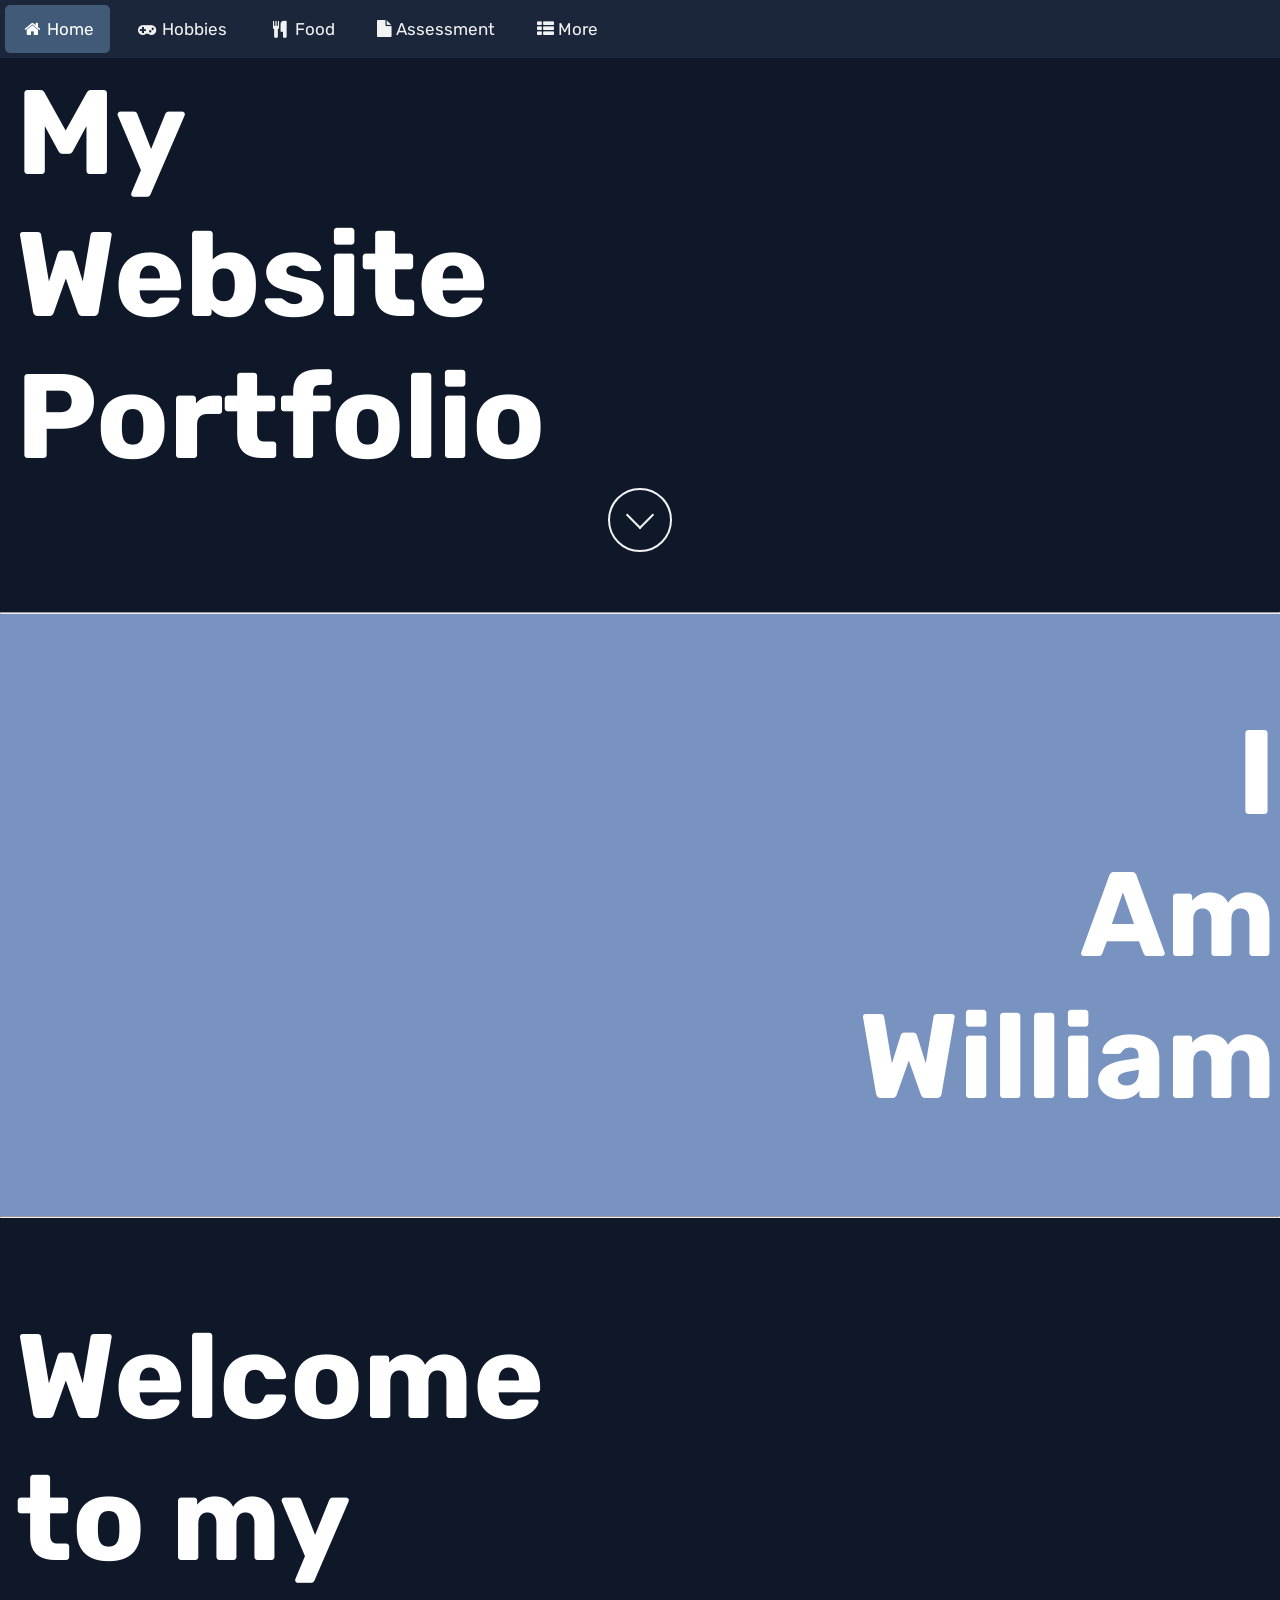
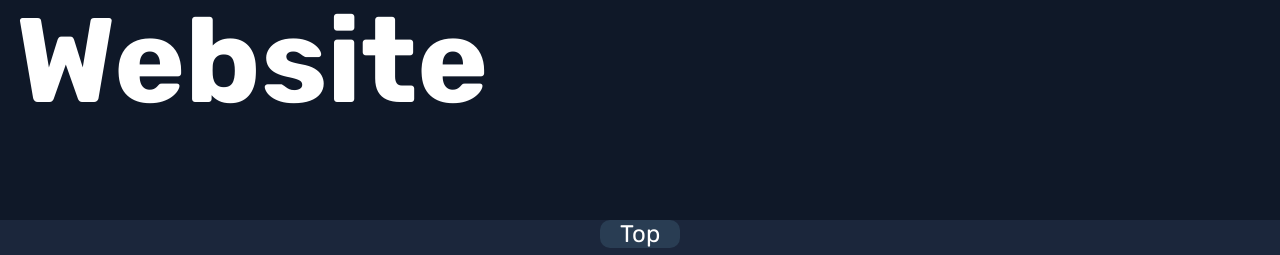
<file: index.html>
<!DOCTYPE html>
<html lang="en">
<meta name="viewport" content="width=device-width, initial-scale=1">
<link rel="icon" href="images/icon.ico" type="image/x-icon">
<link rel="stylesheet" href="https://cdnjs.cloudflare.com/ajax/libs/font-awesome/4.7.0/css/font-awesome.min.css">
<link rel="icon" href="images/icon.ico" type="image/x-icon">
<head>
    <meta charset="UTF-8">
    <meta name="viewport" content="width=device-width, initial-scale=1.0">
    <title>William's Website Portfolio</title>

    <link rel="stylesheet" href="style.css">

    <link rel="preconnect" href="https://fonts.googleapis.com">
    <link rel="preconnect" href="https://fonts.gstatic.com" crossorigin>
    <link href="https://fonts.googleapis.com/css2?family=Rubik:ital,wght@0,300..900;1,300..900&display=swap"
        rel="stylesheet">

</head>
<body>

    <div class="topnav" id="uppage">
        <a class="active" href="index.html"><i class="fa fa-fw fa-home"></i> Home</a>
        <a href="hobbies.html"><i class="fa fa-fw fa-gamepad"></i> Hobbies</a>
        <a href="food.html"><i class="fa fa-fw fa-cutlery"></i> Food</a>
        <a href="assessment.html"><i class="fa fa-file"></i> Assessment</a>
        <a href="more.html"><i class="fa fa-th-list"></i> More</a>
    </div>

    <div class="titlediv">
    <h1 class="Title">My       </h1>
    <h1 class="Title">Website  </h1>
    <h1 class="Title">Portfolio</h1>
    <div class="container">
        <div class="field">
            <div class="scroll" onclick="scrollDown()">
            </div>
        </div>
    </div>
    <br>
    <br>
    </div>
    <hr>
    <div id="down" class="titlediv2">
        <br>
        <br>
        <br>
        <h1 class="Title2">      I</h1>
        <h1 class="Title2">     Am</h1>
        <h1 class="Title2">William</h1>
        <br>
        <br>
        <br>
        </div>
    <Hr>
    <div class="titlediv3">
        <br>
        <br>
        <br>
        <h1 class="Title3">Welcome </h1>
        <h1 class="Title3">to my</h1>
        <h1 class="Title3">Website</h1>
        <br>
        <br>
        <br>
        </div>
    
    <div class="bottomnav">
            <p class="uppagebutton" onclick="scrollUp()">Top</p>
    </div>

    <script>
        function scrollDown() {
            document.getElementById('down').scrollIntoView({ behavior: 'smooth' });
        }
    </script>

    <script>
        function scrollUp() {
            document.getElementById('uppage').scrollIntoView({ behavior: 'smooth' });
        }
    </script>


</body>
</html>
</file>
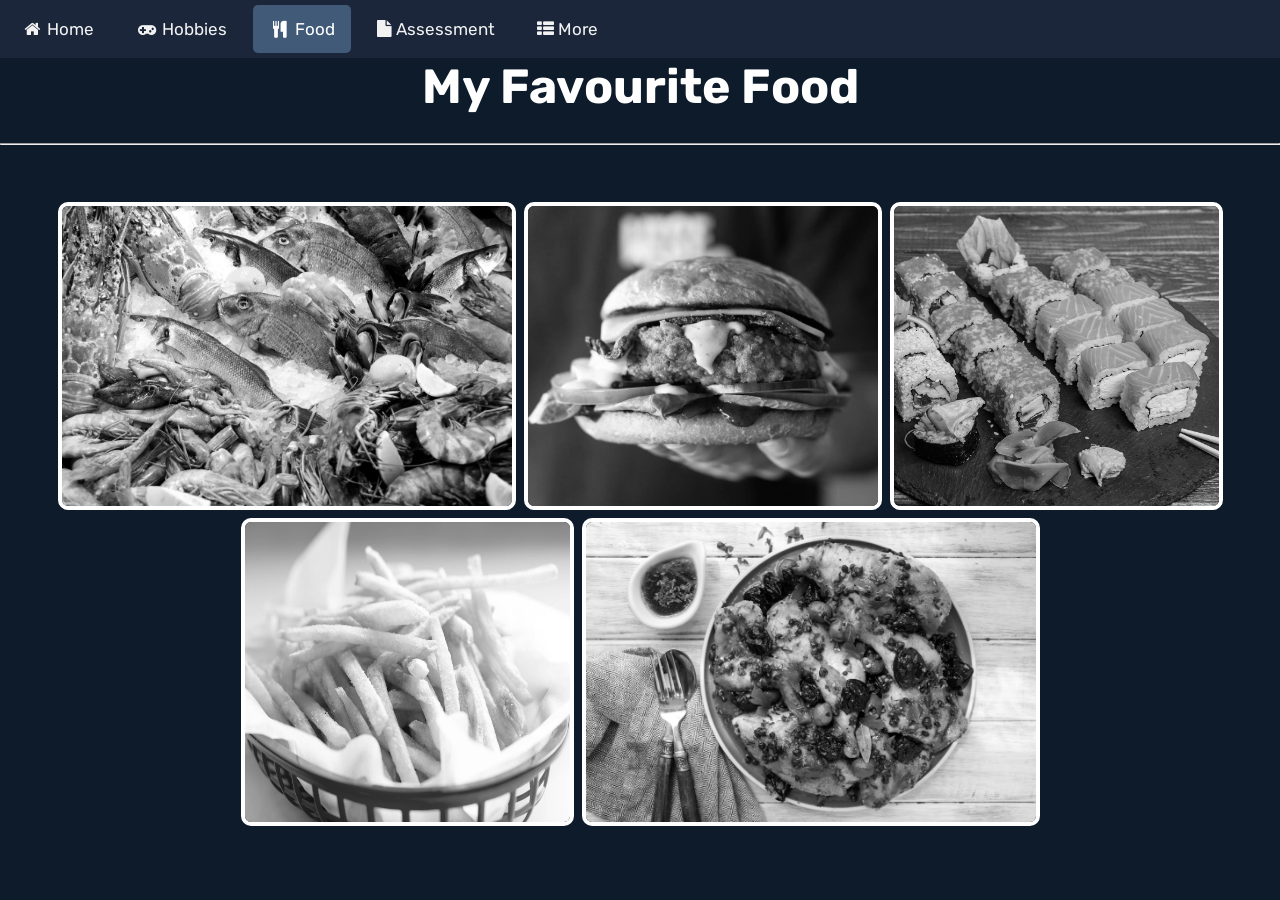
<file: food.html>
<!DOCTYPE html>
<html lang="en">
<meta name="viewport" content="width=device-width, initial-scale=1">
<link rel="icon" href="images/icon.ico" type="image/x-icon">
<link rel="stylesheet" href="https://cdnjs.cloudflare.com/ajax/libs/font-awesome/4.7.0/css/font-awesome.min.css">
<head>
    <meta charset="UTF-8">
    <meta name="viewport" content="width=device-width, initial-scale=1.0">
    <title>Food</title>

    <link rel="stylesheet" href="style.css">

    <link rel="preconnect" href="https://fonts.googleapis.com">
    <link rel="preconnect" href="https://fonts.gstatic.com" crossorigin>
    <link href="https://fonts.googleapis.com/css2?family=Rubik:ital,wght@0,300..900;1,300..900&display=swap"
        rel="stylesheet">

</head>
<body>

    <div class="topnav">
        <a href="index.html"><i class="fa fa-fw fa-home"></i> Home</a>
        <a href="hobbies.html"><i class="fa fa-fw fa-gamepad"></i> Hobbies</a>
        <a class="active" href="food.html"><i class="fa fa-fw fa-cutlery"></i> Food</a>
        <a href="assessment.html"><i class="fa fa-file"></i> Assessment</a>
        <a href="more.html"><i class="fa fa-th-list"></i> More</a>
    </div>

    <h1>My Favourite Food</h1>
    <br>
    <hr>
    <br>
    <br>
    <img src="images/seafood.png">
    <img src="images/burger.png" id="burgerpng">
    <img src="images/sushi.jpg" id="sushipng">
    <br>
    <img src="images/fries.jpg" id="friespng">
    <img src="images/chickenmarbella.jpg">


</body>
</html>
</file>
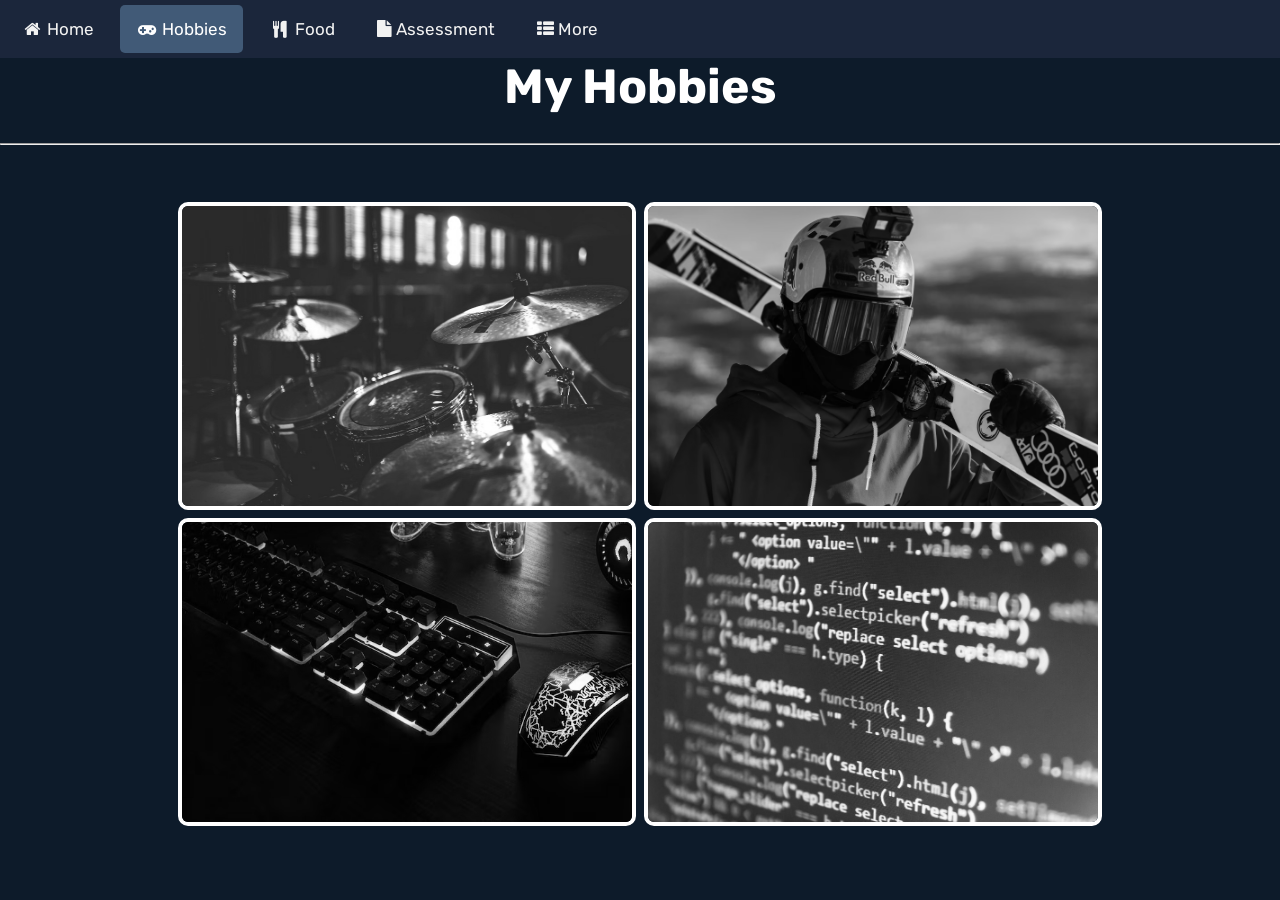
<file: hobbies.html>
<!DOCTYPE html>
<html lang="en">
<meta name="viewport" content="width=device-width, initial-scale=1">
<link rel="icon" href="images/icon.ico" type="image/x-icon">
<link rel="stylesheet" href="https://cdnjs.cloudflare.com/ajax/libs/font-awesome/4.7.0/css/font-awesome.min.css">

<head>
    <meta charset="UTF-8">
    <meta name="viewport" content="width=device-width, initial-scale=1.0">
    <title>Hobbies</title>

    <link rel="stylesheet" href="style.css">

    <link rel="preconnect" href="https://fonts.googleapis.com">
    <link rel="preconnect" href="https://fonts.gstatic.com" crossorigin>
    <link href="https://fonts.googleapis.com/css2?family=Rubik:ital,wght@0,300..900;1,300..900&display=swap"
        rel="stylesheet">

</head>

<body>

    <div class="topnav">
        <a href="index.html"><i class="fa fa-fw fa-home"></i> Home</a>
        <a class="active" href="hobbies.html"><i class="fa fa-fw fa-gamepad"></i> Hobbies</a>
        <a href="food.html"><i class="fa fa-fw fa-cutlery"></i> Food</a>
        <a href="assessment.html"><i class="fa fa-file"></i> Assessment</a>
        <a href="more.html"><i class="fa fa-th-list"></i> More</a>
    </div>

    <h1>My Hobbies</h1>
    <br>
    <hr>
    <br>
    <br>
    <img src="images/drumming.jpg">
    <img src="images/skiing.png">
    <img src="images/gaming.png">
    <img src="images/coding.jpg">


</body>

</html>
</file>
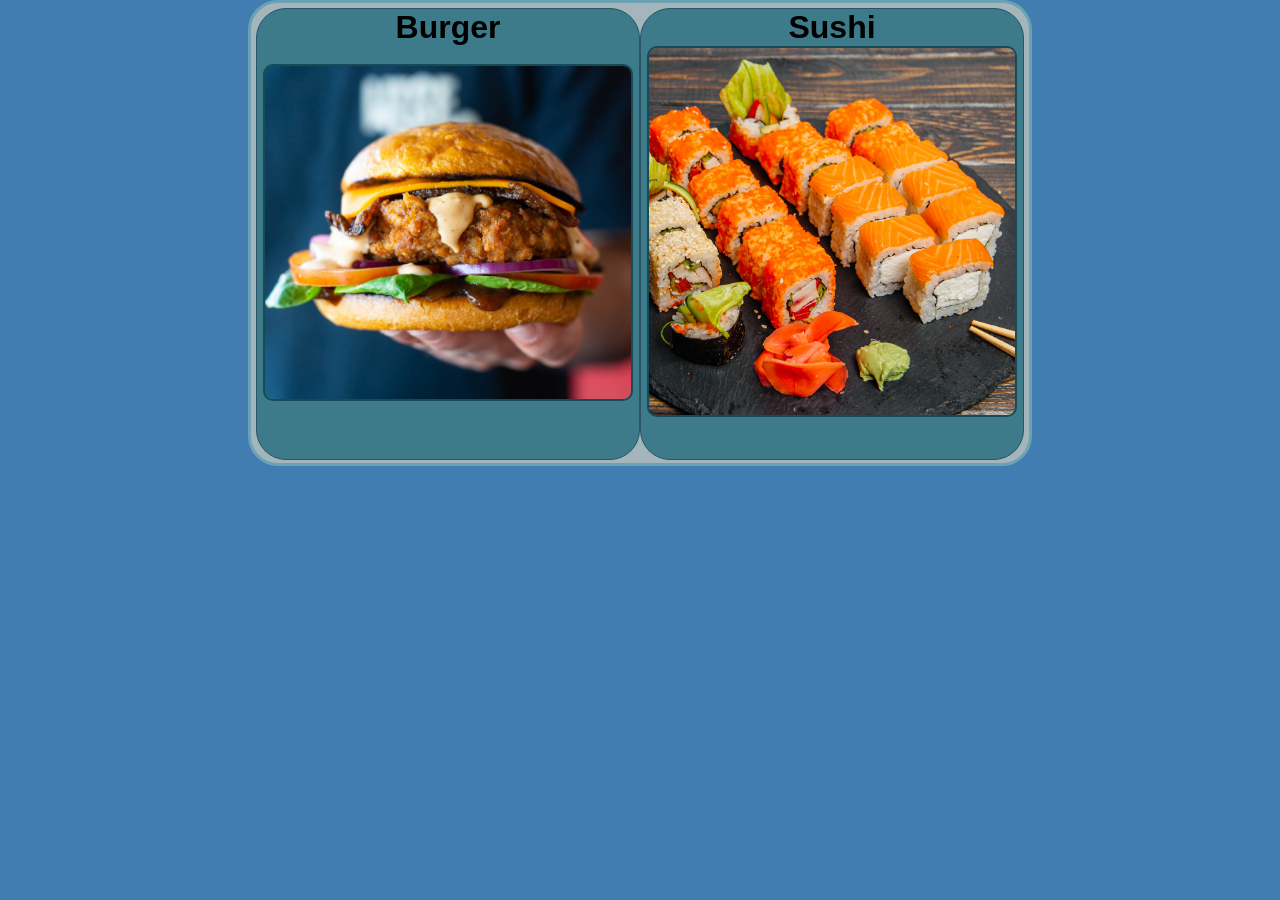
<file: layout.html>
<!DOCTYPE html>
<html lang="en">

<head>
    <meta charset="UTF-8">
    <meta name="viewport" content="width=device-width, initial-scale=1.0">
    <title>Document</title>
    <link rel="stylesheet" href="layout.css">
</head>

<body>

    <div class="wrapper">

        <div class="column">
            <h1>Burger</h1>
            <br>
            <img src="images/burger.png">
        </div>

        <div class="column">
            <h1>Sushi</h1>
            <img src="images/sushi.jpg">
        </div>

    </div>




</body>

</html>
</file>
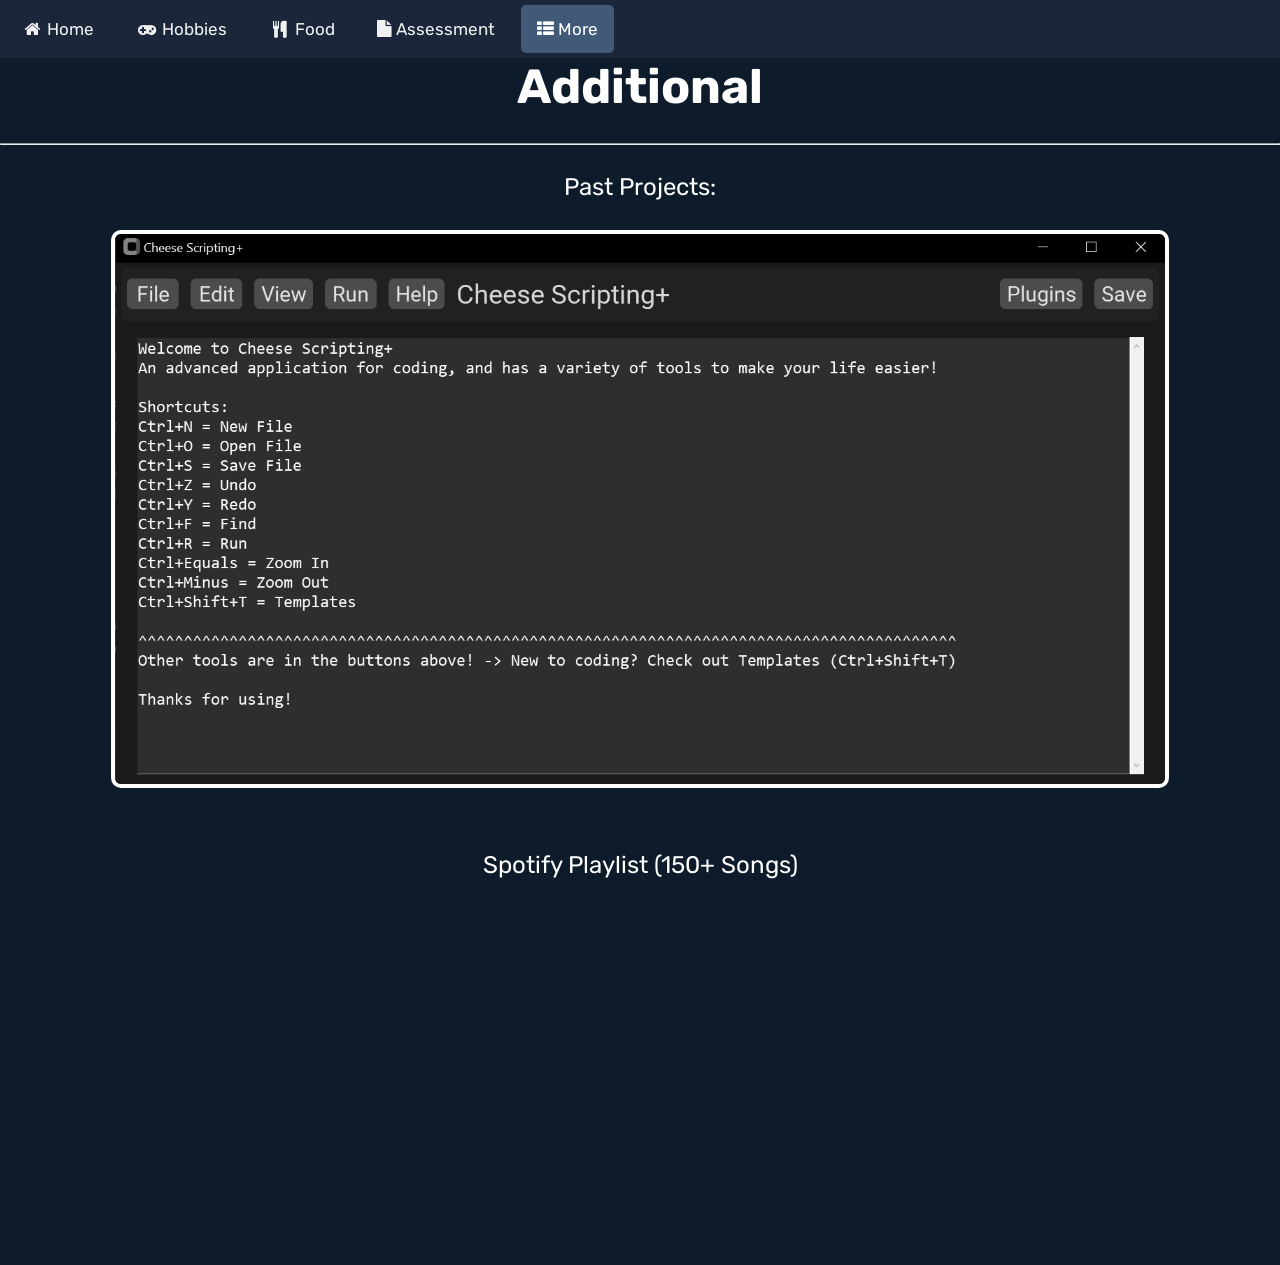
<file: more.html>
<!DOCTYPE html>
<html lang="en">
<meta name="viewport" content="width=device-width, initial-scale=1">
<link rel="icon" href="images/icon.ico" type="image/x-icon">
<link rel="stylesheet" href="https://cdnjs.cloudflare.com/ajax/libs/font-awesome/4.7.0/css/font-awesome.min.css">
<head>
    <meta charset="UTF-8">
    <meta name="viewport" content="width=device-width, initial-scale=1.0">
    <title>Additional</title>

    <link rel="stylesheet" href="style.css">

    <link rel="preconnect" href="https://fonts.googleapis.com">
    <link rel="preconnect" href="https://fonts.gstatic.com" crossorigin>
    <link href="https://fonts.googleapis.com/css2?family=Rubik:ital,wght@0,300..900;1,300..900&display=swap"
        rel="stylesheet">

</head>
<body>

    <div class="topnav">
        <a href="index.html"><i class="fa fa-fw fa-home"></i> Home</a>
        <a href="hobbies.html"><i class="fa fa-fw fa-gamepad"></i> Hobbies</a>
        <a href="food.html"><i class="fa fa-fw fa-cutlery"></i> Food</a>
        <a href="assessment.html"><i class="fa fa-file"></i> Assessment</a>
        <a class="active" href="more.html"><i class="fa fa-th-list"></i> More</a>
    </div>

    <h1>Additional </h1>
    <br>
    <hr>
    <br>
    <p>Past Projects:</p>
    <br>
    <img src="images/CSP.png" id="CSPpng">

    <br>
    <br>
    <br>
    <p>Spotify Playlist (150+ Songs)</p>
    <br>
    <iframe style="border-radius:12px" src="https://open.spotify.com/embed/playlist/768e3JdXZItH7YzCi0O5zB?utm_source=generator" width="80%" height="352" frameBorder="0" allowfullscreen="" allow="autoplay; clipboard-write; encrypted-media; fullscreen; picture-in-picture" loading="lazy"></iframe>


</body>
</html>
</file>
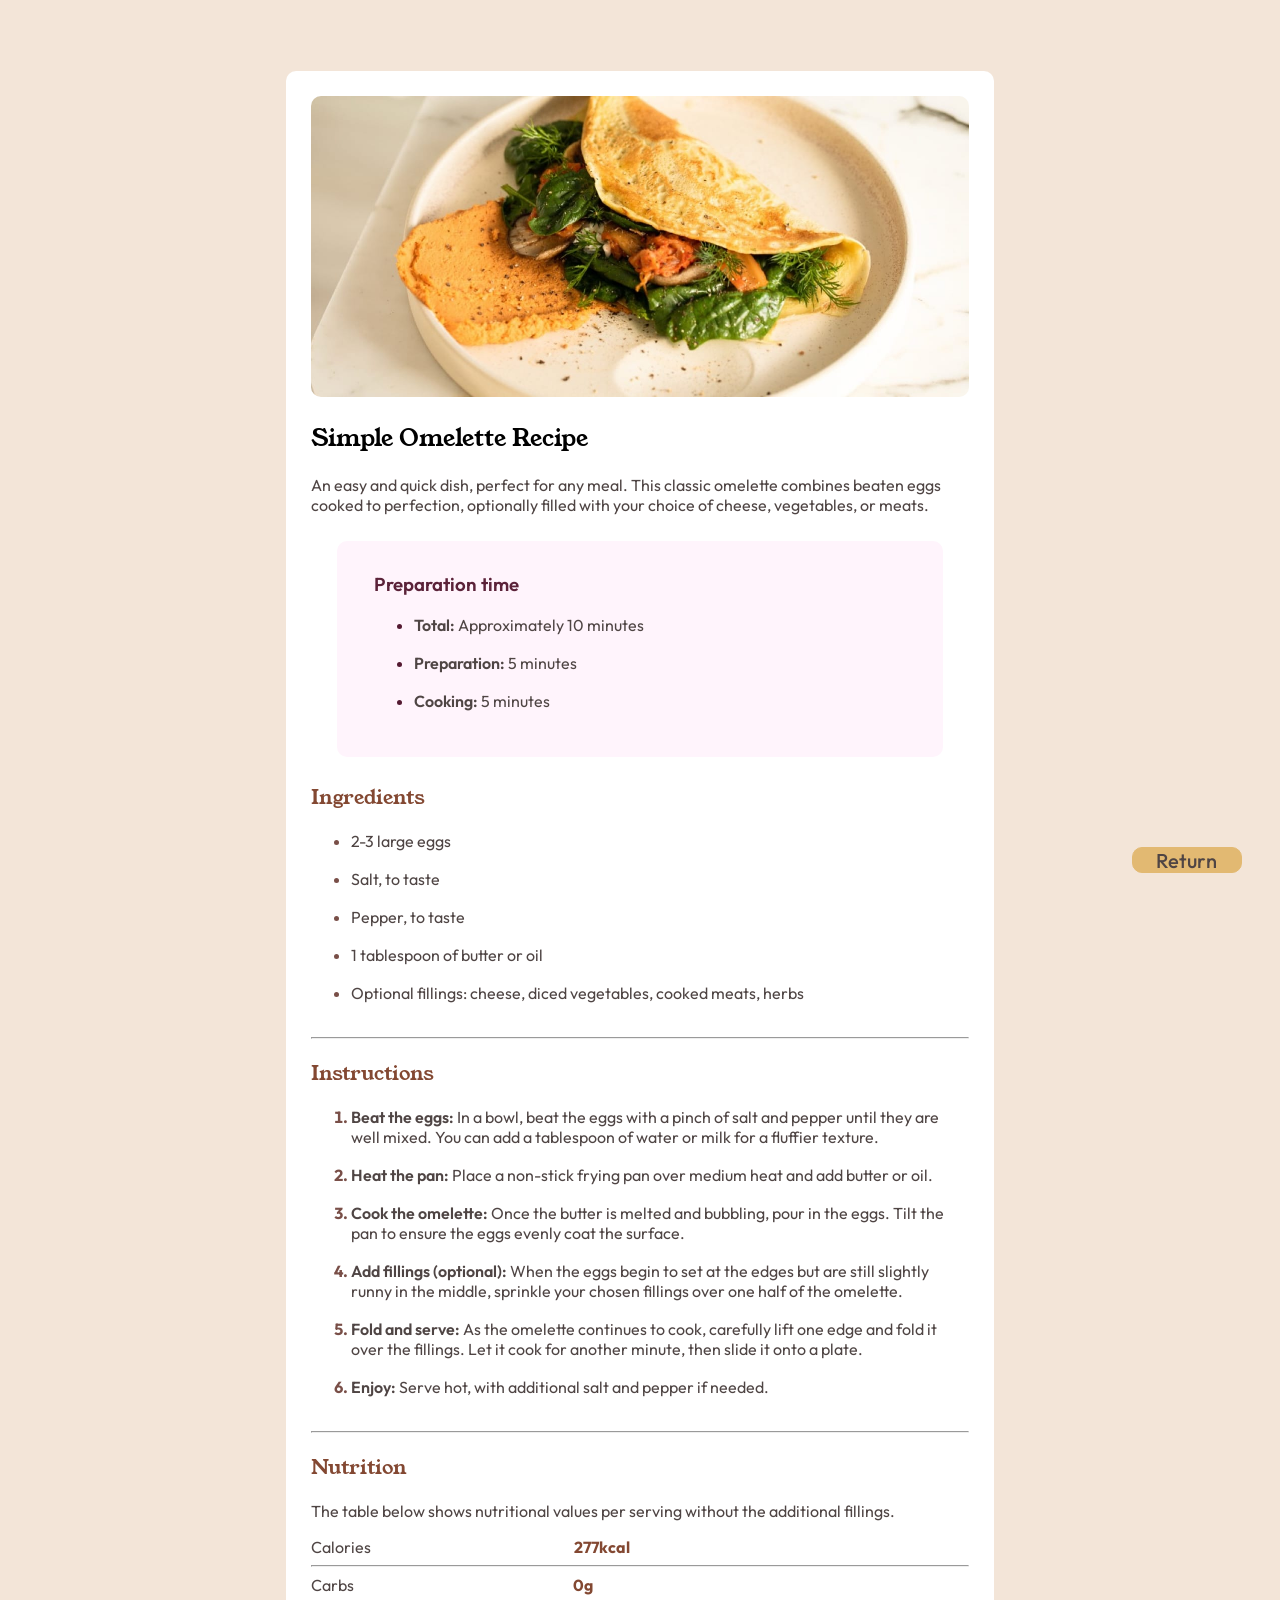
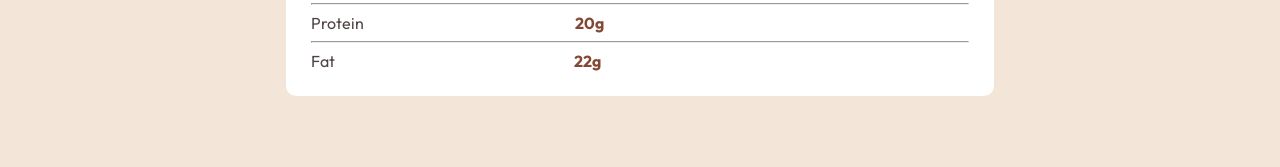
<file: recipe.html>
<!DOCTYPE html>
<html lang="en">
  <link rel="icon" href="images/icon.ico" type="image/x-icon">

<head>
  <meta charset="UTF-8">
  <meta name="viewport" content="width=device-width, initial-scale=1.0">
  <title>Original Simple Omelette Recipe</title>
  <link rel="stylesheet" href="recipe.css">
  <link rel="preconnect" href="https://fonts.googleapis.com">
  <link rel="preconnect" href="https://fonts.gstatic.com" crossorigin>
  <link href="https://fonts.googleapis.com/css2?family=Outfit:wght@100..900&family=Young+Serif&display=swap"
    rel="stylesheet">
    <link rel="preconnect" href="https://fonts.googleapis.com">
    <link rel="preconnect" href="https://fonts.gstatic.com" crossorigin>
    <link href="https://fonts.googleapis.com/css2?family=Rubik:ital,wght@0,300..900;1,300..900&display=swap"
        rel="stylesheet">

</head>

<body>

  <a class="returnbutton" href="assessment.html">Return</a>

  <div class="backgroundborder">

    <div class="contentborder">

      <img src="assets/images/image-omelette.jpeg" id="omelettejpeg">

      <h2>Simple Omelette Recipe</h2>

      <p>An easy and quick dish, perfect for any meal. This classic omelette combines beaten eggs cooked
        to perfection, optionally filled with your choice of cheese, vegetables, or meats.</p>

      <div class="special">
        <div class="specialinner">
          <h3 id="preptime">Preparation time</h3>
          <ol>
            <li class="listprep"><b>Total:</b> <a> Approximately 10 minutes</a></li>
            <br>
            <li class="listprep"><b>Preparation:</b> <a> 5 minutes</a></li>
            <br>
            <li class="listprep"><b>Cooking:</b> <a> 5 minutes</a></li>
            <br>
          </ol>
        </div>
      </div>

      <h3 class="h3normal">Ingredients</h3>
      <ol>
        <li class="listingredients"><a>2-3 large eggs</a></li>
        <br>
        <li class="listingredients"><a>Salt, to taste</a></li>
        <br>
        <li class="listingredients"><a>Pepper, to taste</a></li>
        <br>
        <li class="listingredients"><a>1 tablespoon of butter or oil</a></li>
        <br>
        <li class="listingredients"><a>Optional fillings: cheese, diced vegetables, cooked meats, herbs</a></li>
        <br>
      </ol>

      <hr>

      <h3 class="h3normal">Instructions</h3>
      <ol>
        <li class="listinginstructions"><a><b>Beat the eggs:</b> In a bowl, beat the eggs with a pinch of salt and
            pepper until they are well mixed.
            You can add a tablespoon of water or milk for a fluffier texture.</a></li>
        <br>
        <li class="listinginstructions"><a><b>Heat the pan:</b> Place a non-stick frying pan over medium heat and add
            butter or oil.</a></li>
        <br>
        <li class="listinginstructions"><a><b>Cook the omelette:</b> Once the butter is melted and bubbling, pour in the
            eggs. Tilt the pan to ensure
            the eggs evenly coat the surface.</a></li>
        <br>
        <li class="listinginstructions"><a><b>Add fillings (optional):</b> When the eggs begin to set at the edges but
            are still slightly runny in the
            middle, sprinkle your chosen fillings over one half of the omelette.</a></li>
        <br>
        <li class="listinginstructions"><a><b>Fold and serve:</b> As the omelette continues to cook, carefully lift one
            edge and fold it over the
            fillings. Let it cook for another minute, then slide it onto a plate.</a></li>
        <br>
        <li class="listinginstructions"><a><b>Enjoy:</b> Serve hot, with additional salt and pepper if needed.</a></li>
        <br>
      </ol>

      <hr>

      <h3 class="h3normal">Nutrition</h3>

      <p>The table below shows nutritional values per serving without the additional fillings.</p>

      <a class="nutritionlist">Calories </a><a class="nutritionlistcol">277kcal</a>
      <hr>
      <a class="nutritionlist">Carbs </a>&nbsp&nbsp&nbsp&nbsp<a class="nutritionlistcol">0g</a>
      <hr>
      <a class="nutritionlist">Protein </a>&nbsp&nbsp<a class="nutritionlistcol">20g</a>
      <hr>
      <a class="nutritionlist">Fat </a>&nbsp&nbsp&nbsp&nbsp&nbsp&nbsp&nbsp&nbsp&nbsp<a class="nutritionlistcol">22g</a>

    </div>

  </div>

</body>

</html>
</file>
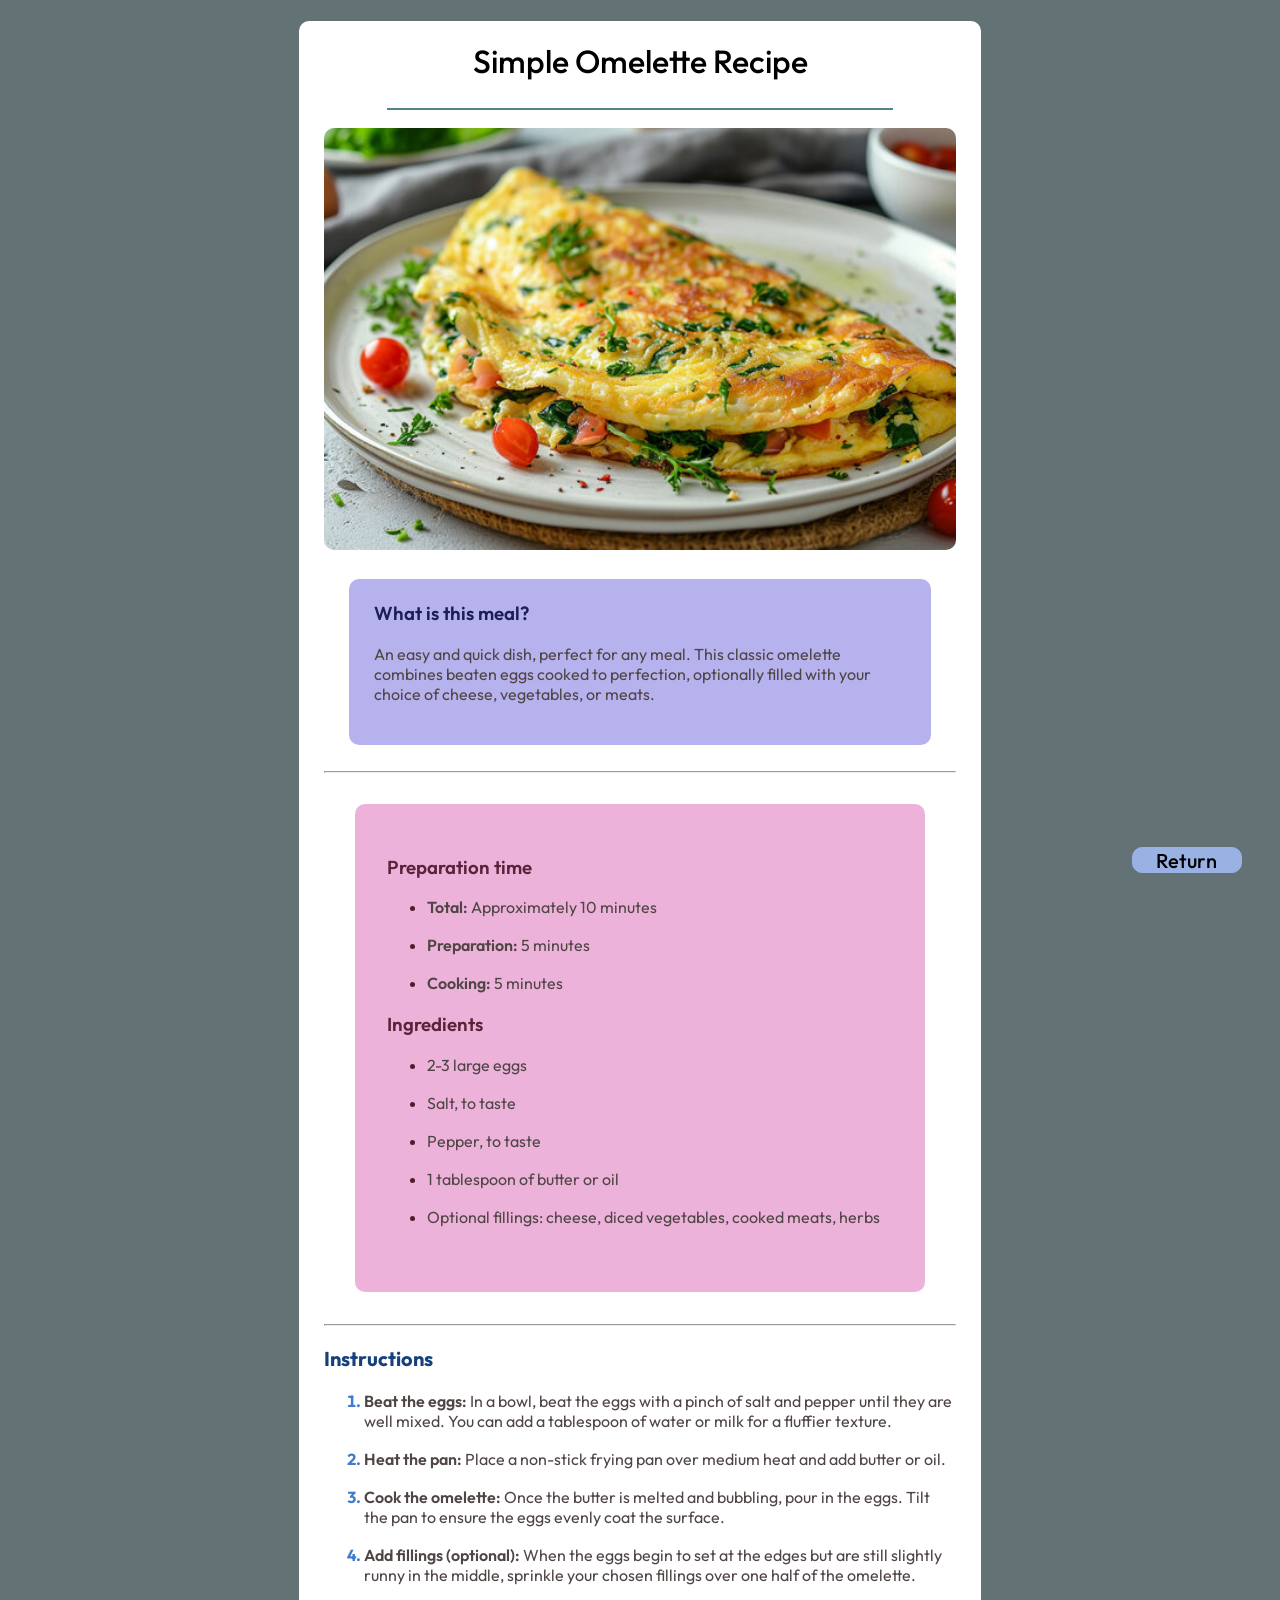
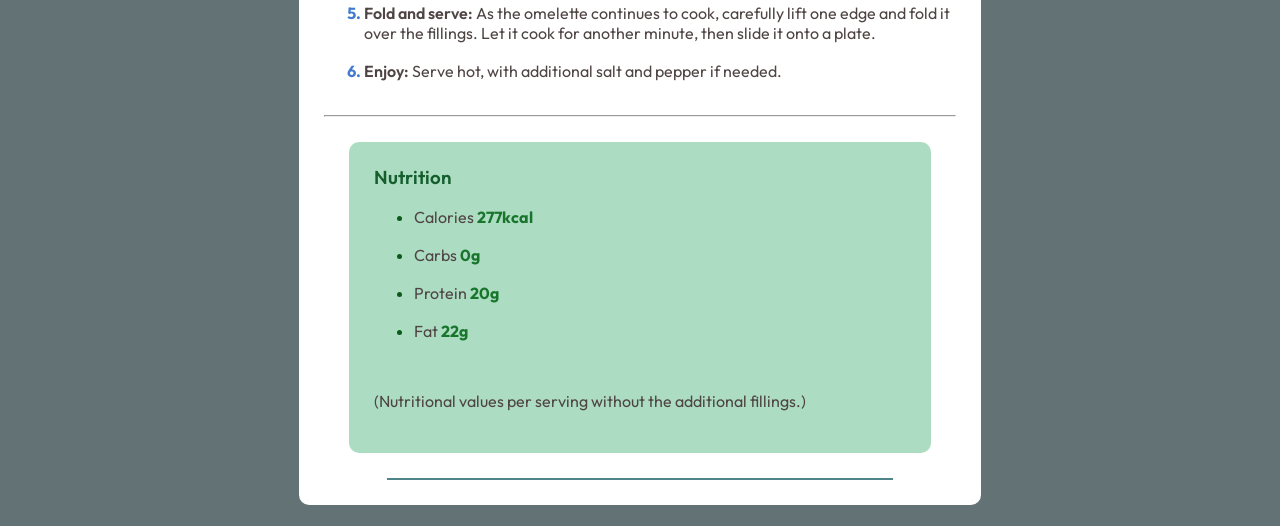
<file: recipe_design.html>
<!DOCTYPE html>
<html lang="en">
  <link rel="icon" href="images/icon.ico" type="image/x-icon">

<head>
  <meta charset="UTF-8">
  <meta name="viewport" content="width=device-width, initial-scale=1.0">
  <title>Original Simple Omelette Recipe</title>
  <link rel="stylesheet" href="recipe_design.css">
  <link rel="preconnect" href="https://fonts.googleapis.com">
  <link rel="preconnect" href="https://fonts.gstatic.com" crossorigin>
  <link href="https://fonts.googleapis.com/css2?family=Outfit:wght@100..900&family=Young+Serif&display=swap"
    rel="stylesheet">
  <link rel="preconnect" href="https://fonts.googleapis.com">
  <link rel="preconnect" href="https://fonts.gstatic.com" crossorigin>
  <link href="https://fonts.googleapis.com/css2?family=Rubik:ital,wght@0,300..900;1,300..900&display=swap"
    rel="stylesheet">

</head>

<body>

  <a class="returnbutton" href="assessment.html">Return</a>

  <div class="backgroundborder">

    <div class="contentborder">
      <div>
        <h2 class="titleh2">Simple Omelette Recipe</h2>
      </div>
      <div class="fadetopnav"></div>
      <br>

      <img src="assets/images/omelette.jpg" id="omelettejpeg">

      <div class="description">
        <h3 id="descriptiontext">What is this meal?</h3>
        <p>An easy and quick dish, perfect for any meal. This classic omelette combines beaten eggs cooked
          to perfection, optionally filled with your choice of cheese, vegetables, or meats.</p>
      </div>

      <hr>

      <div>
        <div class="special">
          <h3 id="preptime">Preparation time</h3>
          <ol>
            <li class="listprep"><b>Total:</b> <a> Approximately 10 minutes</a></li>
            <br>
            <li class="listprep"><b>Preparation:</b> <a> 5 minutes</a></li>
            <br>
            <li class="listprep"><b>Cooking:</b> <a> 5 minutes</a></li>
          </ol>

          <div>
            <h3 id="preptime">Ingredients</h3>
            <ol>
              <li class="listprep"><a>2-3 large eggs</a></li>
              <br>
              <li class="listprep"><a>Salt, to taste</a></li>
              <br>
              <li class="listprep"><a>Pepper, to taste</a></li>
              <br>
              <li class="listprep"><a>1 tablespoon of butter or oil</a></li>
              <br>
              <li class="listprep"><a>Optional fillings: cheese, diced vegetables, cooked meats, herbs</a></li>
              <br>
            </ol>
          </div>

        </div>


      </div>

      <hr>

      <h3 class="h3normal">Instructions</h3>
      <ol>
        <li class="listinginstructions"><a><b>Beat the eggs:</b> In a bowl, beat the eggs with a pinch of salt and
            pepper until they are well mixed.
            You can add a tablespoon of water or milk for a fluffier texture.</a></li>
        <br>
        <li class="listinginstructions"><a><b>Heat the pan:</b> Place a non-stick frying pan over medium heat and add
            butter or oil.</a></li>
        <br>
        <li class="listinginstructions"><a><b>Cook the omelette:</b> Once the butter is melted and bubbling, pour in the
            eggs. Tilt the pan to ensure
            the eggs evenly coat the surface.</a></li>
        <br>
        <li class="listinginstructions"><a><b>Add fillings (optional):</b> When the eggs begin to set at the edges but
            are still slightly runny in the
            middle, sprinkle your chosen fillings over one half of the omelette.</a></li>
        <br>
        <li class="listinginstructions"><a><b>Fold and serve:</b> As the omelette continues to cook, carefully lift one
            edge and fold it over the
            fillings. Let it cook for another minute, then slide it onto a plate.</a></li>
        <br>
        <li class="listinginstructions"><a><b>Enjoy:</b> Serve hot, with additional salt and pepper if needed.</a></li>
        <br>
      </ol>

      <hr>

      <div class="nutritionaldiv">
        <h3 id="nutritionh3">Nutrition</h3>

        <ol>
          <li class="nutritionlist"><a>Calories </a><a class="nutritionlistcol">277kcal</a></li>
          <br>
          <li class="nutritionlist"><a>Carbs </a><a class="nutritionlistcol">0g</a></li>
          <br>
          <li class="nutritionlist"><a>Protein </a><a class="nutritionlistcol">20g</a></li>
          <br>
          <li class="nutritionlist"><a>Fat </a><a class="nutritionlistcol">22g</a></li>
        </ol>
        <br>
        <p>(Nutritional values per serving without the additional fillings.)</p>
      </div>
      <div class="fadetopnav"></div>

    </div>

  </div>


</body>

</html>
</file>
<file: style.css>
* {
    text-align: center;
    margin: 0 auto;
}


body {
    background-color: #0d1b2a;
    color: #FFFFFF;
    font-size: 1.5em;
    margin: 0;
    font-family: "Rubik", serif;
    font-optical-sizing: auto;
    font-style: normal;
}

.Title {
    font-size: 5em;
    text-align: left;
    text-indent: 0.1em;
}

.titlediv {
    border: 4px solid #0f1828;
    background-color: #0f1828;
}

.Title2 {
    font-size: 5em;
    text-align: right;
    text-indent: -0.1em;
}

.titlediv2 {
    border: 4px solid #7993c0;
    background-color: #7993c0;
}

.Title3 {
    font-size: 5em;
    text-align: left;
    text-indent: 0.1em;
}

.titlediv3 {
    border: 4px solid #0f1828;
    background-color: #0f1828;
}

.uppagebutton {
    font-size: 1em;
    text-align: center;
    border-radius: 10px;
    background-color: #293d53;
    width: 80px;
}

.uppagebutton:hover {
    font-size: 1em;
    text-align: center;
    border-radius: 10px;
    background-color: #40556c;
    width: 80px;
}

.bottomnav {
    background-color: #1b263b;
    height: 35px;
}

img {
    height: 300px;
    width: 450px;
    margin: 1px;
    border: 4px solid #ffff;
    border-radius: 10px;
    transition: filter .30s ease-in-out;
    -moz-transition: filter .30s ease-in-out;
    -webkit-transition: filter .30s ease-in-out;
    -webkit-filter: grayscale(0%); /* Safari 6.0 - 9.0 */
    filter: grayscale(100%);

}

img:hover {
    height: 300px;
    width: 450px;
    margin: 1px;
    border: 4px solid #ffff;
    border-radius: 10px;
    transition: filter .30s ease-in-out;
    -moz-transition: filter .30s ease-in-out;
    -webkit-transition: filter .30s ease-in-out;
    -webkit-filter: grayscale(0%); /* Safari 6.0 - 9.0 */
    filter: grayscale(0%);

}

#CSPpng {
    height: 550px;
    width: 1050px;
    margin: 1px;
    border: 4px solid #ffff;
    border-radius: 10px;
}

#burgerpng {
    height: 300px;
    width: 350px;
    margin: 1px;
    border: 4px solid #ffff;
    border-radius: 10px;
}

#friespng {
    height: 300px;
    width: 325px;
    margin: 1px;
    border: 4px solid #ffff;
    border-radius: 10px;
}

#sushipng {
    height: 300px;
    width: 325px;
    margin: 1px;
    border: 4px solid #ffff;
    border-radius: 10px;
}

.topnav {
    overflow: hidden;
    background-color: #1b263b;
}

.topnav a {
    float: left;
    color: #f2f2f2;
    text-align: center;
    padding: 14px 16px;
    text-decoration: none;
    font-size: 17px;
    border-radius: 5px;
    transition: 0.3s;
    margin: 5px;
}

.topnav a:hover {
    background-color: #c7cfdb;
    color: black;
    border-radius: 5px;
    transition: 0.3s;
}

.topnav a.active {
    background-color: #415a77;
    color: white;
    transition: 0.3s;
}

.topnav a.active:hover {
    background-color: #778da9;
    color: rgb(255, 255, 255);
    transition: 0.3s;
}


.container {
	width: 100%;
	height: 100%;
	background-color: #0f1828;
	display: flex;
	align-items: center;
	justify-content: center;
}

.field {
	display: flex;
	align-items: center;
	justify-content: space-around;
	width: 300px;
}

.scroll {
	width: 60px;
	height: 60px;
	border: 2px solid #f2f2f2;
	border-radius: 50%;
	position: relative;
	animation: down 1.5s infinite;
	-webkit-animation: down 1.5s infinite;
    transition: border .20s ease-in-out;
    -moz-transition: border .20s ease-in-out;
    -webkit-transition: border .20s ease-in-out;
	&::before {
		content: '';
		position: absolute;
		top: 15px;
		left: 19.5px;
		width: 18px;
		height: 18px;
		border-left: 2px solid #f2f2f2;
  	border-bottom: 2px solid #f2f2f2;
		transform: rotate(-45deg);
	}
}

.scroll:hover {
    border: 2px solid #7c96be;
    transition: border .20s ease-in-out;
    -moz-transition: border .20s ease-in-out;
    -webkit-transition: border .20s ease-in-out;
}

@keyframes down {
	0% {
		transform: translate(0);
	}
	20% {
		transform: translateY(15px);
	}
	40% {
		transform: translate(0);
	}
}

@-webkit-keyframes down {
	0% {
		transform: translate(0);
	}
	20% {
		transform: translateY(15px);
	}
	40% {
		transform: translate(0);
	}
}
</file>
<file: layout.css>
* {
    text-align: center;
    margin:0 auto;
    
}

body {
    background-color: rgb(65, 125, 177);
    font-family: Arial, Helvetica, sans-serif;
}

.wrapper {
    display: flex;
    border: 3px solid rgb(107, 163, 181);
    height: 50vh;
    width: 60%;
    background-color: rgb(164, 182, 187);
    padding: 5px;
    border-radius: 30px;
}

.column {
    border: 1px solid rgb(41, 85, 100);
    height: 100%;
    width: 90%;
    background-color: rgb(61, 123, 139);
    border-radius: 30px;
}

img {
    border: 2px solid rgb(22, 74, 85);
    max-height: 97%;
    max-width: 96%;
    border-radius: 10px;
}
</file>
<file: recipe.css>
body {
    background-color: #f3e5d8;
    
}

.returnbutton {
    border: 1px solid #e2b972;
    border-radius: 10px;
    width: 90px;
    height: 24px;
    text-align: center;
    background-color: #e2b972;
    transition: 0.3s;
    position: fixed;
    font-size: 20px;
    font-weight: 500;
    text-decoration: none;

    right: 3vw;
  bottom: 3vh;
  width: 12vh
}
.returnbutton:hover {
    border: 1px solid #d6a654;
    border-radius: 10px;
    width: 90px;
    height: 24px;
    text-align: center;
    background-color: #d6a654;
    font-weight: 700;
    transition: 0.3s;
    position: fixed;
    font-size: 20px;
    text-decoration: none;
}

.backgroundborder {
    padding: 5% 22%
    
}

.contentborder {
    padding: 25px;
    background-color: white;
    border-radius: 10px;
    
}

#omelettejpeg {
    width: 100%;
    height: 100%;
    border-radius: 10px;
}

h2,
h3 {
    font-family: "Young Serif", serif;
    font-weight: 400;
    font-style: normal;
}

.h3normal {
    font-family: "Young Serif", serif;
    font-weight: 400;
    font-style: normal;
    font-size: 20px;
    color: #834832;
}

p, a {
    font-family: "Outfit", sans-serif;
    font-weight: 400;
    color:#4f4544
}

.special {
    margin: 4%;
    border: 0px solid;
    border-radius: 10px;
    background-color: #fff4fc;
}

.specialinner {
    margin: 4%;
    padding: 2%;
}

.listprep {
    list-style-type: disc;
    font-family: "Outfit", sans-serif;
    color: #541931;
}

.listingredients {
    list-style-type: disc;
    font-family: "Outfit", sans-serif;
    color: #794f48;
}

.listinginstructions {
    font-family: "Outfit", sans-serif;
    color: #794f48;
    font-weight: 700;
}

b {
    font-weight: 600;
    font-family: "Outfit", sans-serif;
    color: #4f4544;
}

#preptime {
    color: #5b2239;
    font-family: "Outfit", sans-serif;
    font-weight: 600;
}

.nutritionlist {
    word-spacing: 200px;
}

.nutritionlistcol {
    color: #834832;
    font-weight: 700;
}
  

.topnav {
    overflow: hidden;
    background-color: #1b263b;
    text-align: center;
    margin-left: -0.66%;
    margin-right: -0.66%;
    margin-top: -0.66%;
}
.fadetopnav {
    overflow: hidden;
    background-color: #d97d54;
    text-align: center;
    margin-left: -0.66%;
    margin-right: -0.66%;
    
    padding: 5px 16px;
}

.topnav a {
    float: left;
    color: #f2f2f2;
    text-align: center;
    padding: 14px 16px;
    text-decoration: none;
    font-size: 17px;
    border-radius: 5px;
    margin: 0;
    font-family: "Rubik", serif;
    font-optical-sizing: auto;
    font-style: normal;
    text-align: center;
    margin: 0 auto;
    
    
}

.topnav a:hover {
    background-color: #c7cfdb;
    color: black;
    border-radius: 5px;
    margin: 0;
    text-align: center;
    margin: 0 auto;
}

.topnav a.active {
    background-color: #415a77;
    color: white;
    margin: 0;
    text-align: center;
    margin: 0 auto;
}

.topnav a.active:hover {
    background-color: #778da9;
    color: rgb(255, 255, 255);
    margin: 0;
    text-align: center;
    margin: 0 auto;
}
</file>
<file: recipe_design.css>
body {
    background-color: #627275;

}

.returnbutton {
    border: 1px solid #9ab1e4;
    border-radius: 10px;
    width: 90px;
    height: 24px;
    text-align: center;
    background-color: #9ab1e4;
    transition: 0.3s;
    position: fixed;
    font-size: 20px;
    text-decoration: none;
    color: black;
    font-weight: 500;

  right: 3vw;
  bottom: 3vh;
  width: 12vh
  
}
.returnbutton:hover {
    border: 1px solid #6084d1;
    border-radius: 10px;
    width: 90px;
    height: 24px;
    text-align: center;
    background-color: #6084d1;
    transition: 0.3s;
    position: fixed;
    font-size: 20px;
    text-decoration: none;
    color: black;
    font-weight: 700;
}


.backgroundborder {
    padding: 1% 23%
}

.contentborder {
    padding: 25px;
    background-color: #FFFFFF;
    border-radius: 10px;

}

#omelettejpeg {
    width: 100%;
    height: 100%;
    border-radius: 10px;
}

.titleh2 {
    font-family: "Outfit", sans-serif;
    font-weight: 500;
    font-style: normal;
    margin-top: -0.66%;
    font-size: 200%;
    text-align: center;
}

h2,
h3 {
    font-family: "Young Serif", serif;
    font-weight: 400;
    font-style: normal;
}

.h3normal {
    font-family: "Outfit", sans-serif;
    font-weight: 700;
    font-style: normal;
    font-size: 20px;
    color: #16407b;
}

p,
a {
    font-family: "Outfit", sans-serif;
    font-weight: 400;
    color: #4f4544
}

.nutritionaldiv {
    margin: 4%;
    padding: 4%;
    border: 0px solid;
    border-radius: 10px;
    background-color: #acddc2;
    transition-duration: 0.3s;
}

.nutritionaldiv:hover {
    margin: 4%;
    padding: 4%;
    border: 0px solid;
    border-radius: 10px;
    background-color: #87c5a2;
    transition-duration: 0.3s;
}

.description {
    margin: 4%;
    padding: 4%;
    border: 0px solid;
    border-radius: 10px;
    background-color: #b6b2ed;
    transition-duration: 0.3s;
}

.description:hover {
    margin: 4%;
    padding: 4%;
    border: 0px solid;
    border-radius: 10px;
    background-color: #938edf;
    transition-duration: 0.3s;
}

.special {
    margin: 5%;
    padding: 5%;
    border: 0px solid;
    border-radius: 10px;
    background-color: #edb2da;
    transition-duration: 0.3s;
}

.special:hover {
    margin: 5%;
    padding: 5%;
    border: 0px solid;
    border-radius: 10px;
    background-color: #dc93c4;
    transition-duration: 0.3s;
}

#descriptiontext {
    color: #1b1e57;
    font-family: "Outfit", sans-serif;
    font-weight: 600;
    margin-top: -0.56%;
}

#nutritionh3 {
    color: #165e2e;
    font-family: "Outfit", sans-serif;
    font-weight: 600;
    margin-top: -0.56%;
}

.specialinner {
    margin: 4%;
    padding: 2%;
}

.listprep {
    list-style-type: disc;
    font-family: "Outfit", sans-serif;
    color: #541931;
}

.listingredients {
    list-style-type: disc;
    font-family: "Outfit", sans-serif;
    color: #794f48;
}

.listinginstructions {
    font-family: "Outfit", sans-serif;
    color: #407bce;
    font-weight: 700;
}

b {
    font-weight: 600;
    font-family: "Outfit", sans-serif;
    color: #4f4544;
}

#preptime {
    color: #5b2239;
    font-family: "Outfit", sans-serif;
    font-weight: 600;
}

.listprep {
    list-style-type: disc;
    font-family: "Outfit", sans-serif;
    color: #541931;
}

.nutritionlist {
    list-style-type: disc;
    font-family: "Outfit", sans-serif;
    color: #0a5b1a;
}

.nutritionlistcol {
    color: #19752b;
    font-weight: 700;
}


.topnav {
    overflow: hidden;
    background-color: #1b263b;
    text-align: center;
    margin-left: -0.66%;
    margin-right: -0.66%;
    margin-top: -0.66%;
}

.fadetopnav {
    overflow: hidden;
    background-color: #4d8589;
    text-align: center;
    margin-left: 10%;
    margin-right: 10%;

    padding: 1px;
}

.topnav a {
    float: left;
    color: #f2f2f2;
    text-align: center;
    padding: 14px 16px;
    text-decoration: none;
    font-size: 17px;
    border-radius: 5px;
    margin: 0;
    font-family: "Rubik", serif;
    font-optical-sizing: auto;
    font-style: normal;
    text-align: center;
    margin: 0 auto;


}

.topnav a:hover {
    background-color: #c7cfdb;
    color: black;
    border-radius: 5px;
    margin: 0;
    text-align: center;
    margin: 0 auto;
}

.topnav a.active {
    background-color: #415a77;
    color: white;
    margin: 0;
    text-align: center;
    margin: 0 auto;
}

.topnav a.active:hover {
    background-color: #778da9;
    color: rgb(255, 255, 255);
    margin: 0;
    text-align: center;
    margin: 0 auto;
}
</file>
